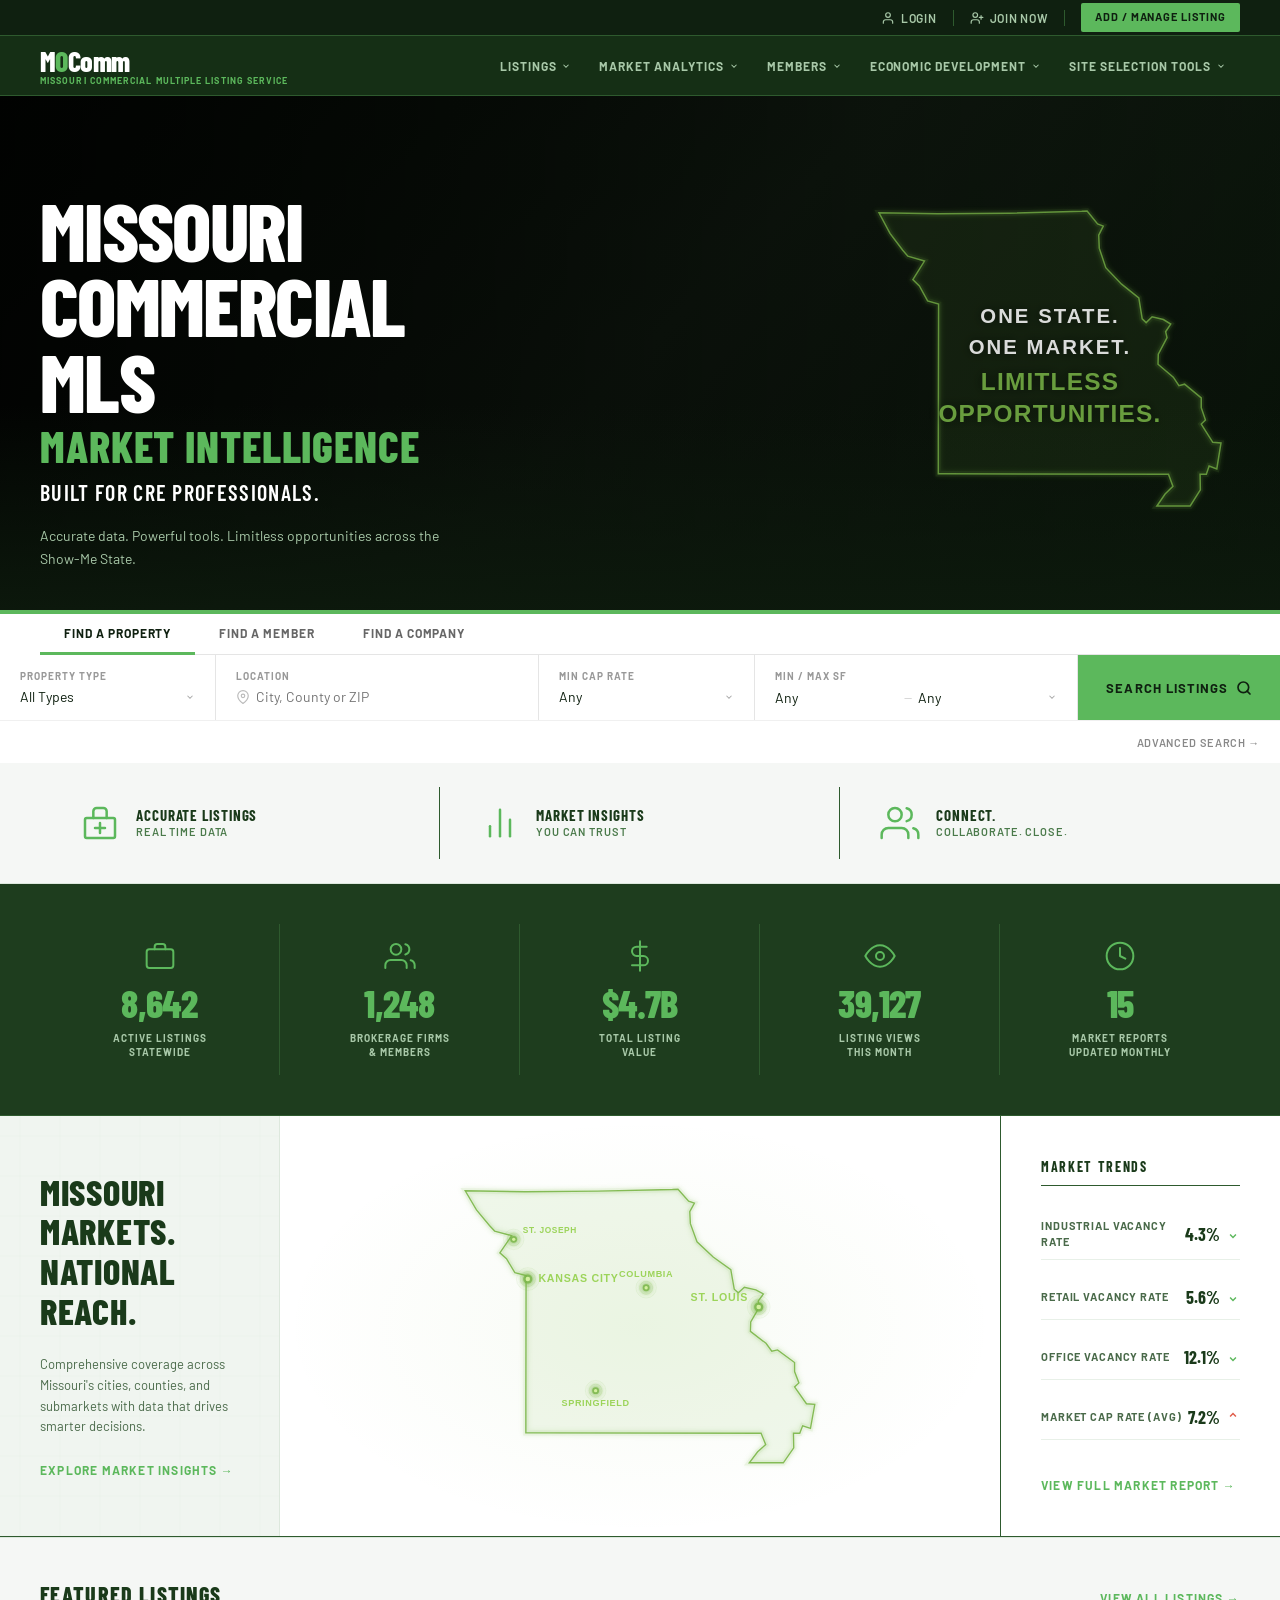
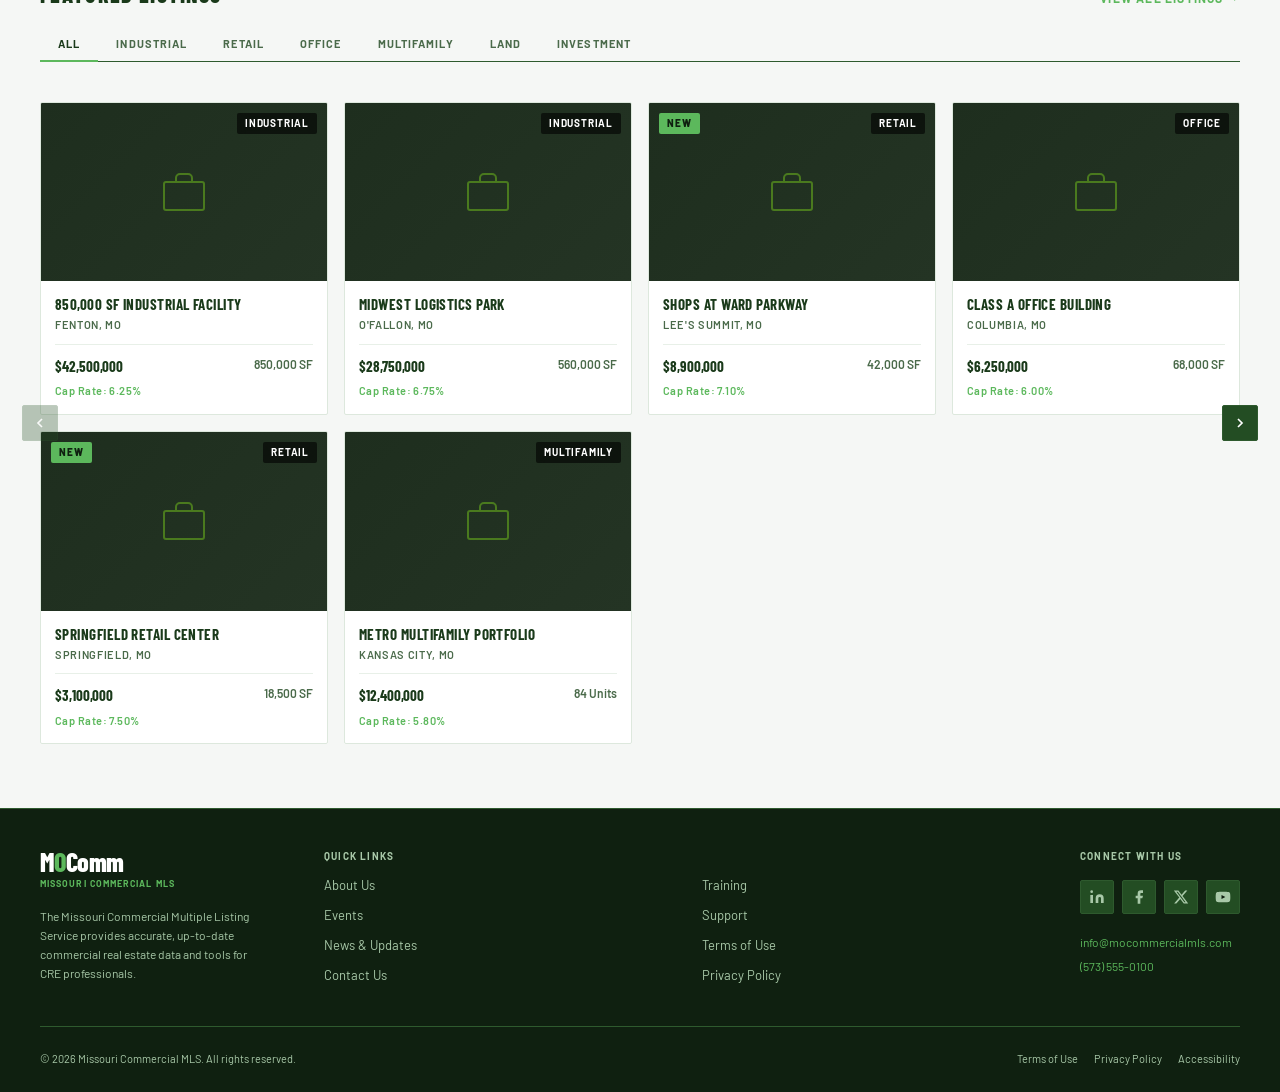
<file: index.html>
<!DOCTYPE html>
<html lang="en">
<head>
  <meta charset="UTF-8">
  <meta name="viewport" content="width=device-width, initial-scale=1.0">

  <!-- ── SEO & Social ─────────────────────────────────── -->
  <title>MOComm — Missouri Commercial MLS | Market Intelligence for CRE Professionals</title>
  <meta name="description" content="Missouri's premier commercial MLS. Accurate listings, market insights, and tools built for CRE professionals across the Show-Me State.">
  <meta name="theme-color" content="#0d1a0d">

  <!-- Open Graph -->
  <meta property="og:title" content="MOComm — Missouri Commercial MLS">
  <meta property="og:description" content="Accurate data. Powerful tools. Limitless opportunities across Missouri.">
  <meta property="og:type" content="website">
  <meta property="og:url" content="https://mocommercialmls.com">

  <!-- ── Fonts ────────────────────────────────────────── -->
  <link rel="preconnect" href="https://fonts.googleapis.com">
  <link rel="preconnect" href="https://fonts.gstatic.com" crossorigin>
  <link href="https://fonts.googleapis.com/css2?family=Barlow+Condensed:wght@600;700;800&family=Barlow:wght@400;500;600;700&display=swap" rel="stylesheet">

  <!-- ── Styles ────────────────────────────────────────── -->
  <!-- Load order matters: variables first, then components -->
  <link rel="stylesheet" href="css/variables.css">
  <link rel="stylesheet" href="css/nav.css">
  <link rel="stylesheet" href="css/hero.css">
  <link rel="stylesheet" href="css/sections.css">
  <link rel="stylesheet" href="css/listings.css">

  <!-- ── Favicon (replace with your own) ──────────────── -->
  <link rel="icon" type="image/svg+xml" href="data:image/svg+xml,<svg xmlns='http://www.w3.org/2000/svg' viewBox='0 0 32 32'><rect width='32' height='32' fill='%230d1a0d'/><text y='24' font-size='22' font-weight='900' fill='%237ab648' font-family='Impact,sans-serif'>M</text></svg>">
</head>

<body>

  <!--
    ════════════════════════════════════════════════════════
    COMPONENT: Navigation
    File: components/nav.html
    ════════════════════════════════════════════════════════
  -->
  <!-- @@include components/nav.html -->
  <!-- PASTE nav.html content here when using a static HTML workflow, -->
  <!-- or use your templating system (Nunjucks, Handlebars, PHP, etc.) -->

  <!-- BEGIN NAV INLINE -->
  <div class="topbar">
    <div class="container topbar__inner">
      <nav class="topbar__actions">
        <a href="/login" class="topbar__link">
          <svg xmlns="http://www.w3.org/2000/svg" viewBox="0 0 24 24" fill="none" stroke="currentColor" stroke-width="2" stroke-linecap="round" stroke-linejoin="round" width="14" height="14"><path d="M20 21v-2a4 4 0 0 0-4-4H8a4 4 0 0 0-4 4v2"/><circle cx="12" cy="7" r="4"/></svg>
          Login
        </a>
        <div class="topbar__divider"></div>
        <a href="/join" class="topbar__link">
          <svg xmlns="http://www.w3.org/2000/svg" viewBox="0 0 24 24" fill="none" stroke="currentColor" stroke-width="2" stroke-linecap="round" stroke-linejoin="round" width="14" height="14"><path d="M16 21v-2a4 4 0 0 0-4-4H6a4 4 0 0 0-4 4v2"/><circle cx="9" cy="7" r="4"/><line x1="19" y1="8" x2="19" y2="14"/><line x1="22" y1="11" x2="16" y2="11"/></svg>
          Join Now
        </a>
        <div class="topbar__divider"></div>
        <a href="/add-listing" class="topbar__link topbar__cta">Add / Manage Listing</a>
      </nav>
    </div>
  </div>
  <nav class="nav" id="main-nav" role="navigation" aria-label="Main navigation">
    <div class="container nav__inner">
      <a href="/" class="nav__logo" aria-label="MOComm Home">
        <span class="nav__logo-mark">M<span>O</span>Comm</span>
        <span class="nav__logo-sub">Missouri Commercial Multiple Listing Service</span>
      </a>
      <ul class="nav__menu" id="nav-menu" role="list">
        <li class="nav__item">
          <a href="/listings" class="nav__link">Listings <svg class="nav__chevron" xmlns="http://www.w3.org/2000/svg" viewBox="0 0 24 24" fill="none" stroke="currentColor" stroke-width="2.5"><polyline points="6 9 12 15 18 9"/></svg></a>
          <ul class="nav__dropdown" role="list">
            <li><a href="/listings/industrial" class="nav__dropdown-link">Industrial</a></li>
            <li><a href="/listings/retail" class="nav__dropdown-link">Retail</a></li>
            <li><a href="/listings/office" class="nav__dropdown-link">Office</a></li>
            <li><a href="/listings/multifamily" class="nav__dropdown-link">Multifamily</a></li>
            <li><a href="/listings/land" class="nav__dropdown-link">Land</a></li>
            <li><a href="/listings/investment" class="nav__dropdown-link">Investment</a></li>
            <li><a href="/listings/all" class="nav__dropdown-link">View All</a></li>
          </ul>
        </li>
        <li class="nav__item">
          <a href="/market-analytics" class="nav__link">Market Analytics <svg class="nav__chevron" xmlns="http://www.w3.org/2000/svg" viewBox="0 0 24 24" fill="none" stroke="currentColor" stroke-width="2.5"><polyline points="6 9 12 15 18 9"/></svg></a>
          <ul class="nav__dropdown" role="list">
            <li><a href="/market-analytics/reports" class="nav__dropdown-link">Market Reports</a></li>
            <li><a href="/market-analytics/vacancy-rates" class="nav__dropdown-link">Vacancy Rates</a></li>
            <li><a href="/market-analytics/trends" class="nav__dropdown-link">Market Trends</a></li>
          </ul>
        </li>
        <li class="nav__item">
          <a href="/members" class="nav__link">Members <svg class="nav__chevron" xmlns="http://www.w3.org/2000/svg" viewBox="0 0 24 24" fill="none" stroke="currentColor" stroke-width="2.5"><polyline points="6 9 12 15 18 9"/></svg></a>
          <ul class="nav__dropdown" role="list">
            <li><a href="/members/directory" class="nav__dropdown-link">Member Directory</a></li>
            <li><a href="/members/companies" class="nav__dropdown-link">Brokerage Firms</a></li>
            <li><a href="/members/join" class="nav__dropdown-link">Become a Member</a></li>
          </ul>
        </li>
        <li class="nav__item">
          <a href="/economic-development" class="nav__link">Economic Development <svg class="nav__chevron" xmlns="http://www.w3.org/2000/svg" viewBox="0 0 24 24" fill="none" stroke="currentColor" stroke-width="2.5"><polyline points="6 9 12 15 18 9"/></svg></a>
          <ul class="nav__dropdown" role="list">
            <li><a href="/economic-development/overview" class="nav__dropdown-link">Overview</a></li>
            <li><a href="/economic-development/incentives" class="nav__dropdown-link">Incentives</a></li>
          </ul>
        </li>
        <li class="nav__item">
          <a href="/site-selection" class="nav__link">Site Selection Tools <svg class="nav__chevron" xmlns="http://www.w3.org/2000/svg" viewBox="0 0 24 24" fill="none" stroke="currentColor" stroke-width="2.5"><polyline points="6 9 12 15 18 9"/></svg></a>
          <ul class="nav__dropdown" role="list">
            <li><a href="/site-selection/demographics" class="nav__dropdown-link">Demographics</a></li>
            <li><a href="/site-selection/traffic" class="nav__dropdown-link">Traffic Counts</a></li>
            <li><a href="/site-selection/zoning" class="nav__dropdown-link">Zoning Maps</a></li>
          </ul>
        </li>
      </ul>
      <button class="nav__hamburger" id="nav-hamburger" aria-label="Toggle navigation" aria-expanded="false" aria-controls="nav-menu">
        <span></span><span></span><span></span>
      </button>
    </div>
  </nav>
  <!-- END NAV INLINE -->

  <main id="main-content">

    <!--
      ════════════════════════════════════════════════════════
      COMPONENT: Hero + Search Bar
      File: components/hero.html
      ════════════════════════════════════════════════════════
    -->
    <section class="hero" aria-label="Missouri Commercial MLS">
      <div class="hero__bg" style="background-image: linear-gradient(135deg, #060f06 0%, #152215 50%, #0a180a 100%);"></div>
      <div class="hero__content">
        <div class="container">
          <div class="hero__inner">
            <div class="hero__text">
              <h1 class="hero__headline">Missouri<br>Commercial<br>MLS</h1>
              <p class="hero__subhead">Market Intelligence</p>
              <p class="hero__tagline">Built for CRE Professionals.</p>
              <p class="hero__body">Accurate data. Powerful tools. Limitless opportunities across the Show-Me State.</p>
            </div>
            <div class="hero__callout">
              <img src="assets/missouri-hero.svg" alt="Missouri" class="hero__state-outline">
            </div>
          </div>
        </div>
      </div>
    </section>

    <!-- Search Bar -->
    <div class="search-bar" role="search">
      <div class="container">
        <div class="search-bar__tabs" role="tablist">
          <button class="search-bar__tab search-bar__tab--active" role="tab" aria-selected="true" data-tab="property">Find a Property</button>
          <button class="search-bar__tab" role="tab" aria-selected="false" data-tab="member">Find a Member</button>
          <button class="search-bar__tab" role="tab" aria-selected="false" data-tab="company">Find a Company</button>
        </div>
      </div>
      <div class="search-panel search-panel--active" id="panel-property" role="tabpanel">
        <div class="search-bar__fields">
          <div class="search-bar__field">
            <label class="search-bar__label" for="prop-type">Property Type</label>
            <div class="search-bar__input-wrap">
              <select id="prop-type" name="propertyType">
                <option value="">All Types</option>
                <option value="industrial">Industrial</option>
                <option value="retail">Retail</option>
                <option value="office">Office</option>
                <option value="multifamily">Multifamily</option>
                <option value="land">Land</option>
                <option value="investment">Investment</option>
              </select>
              <svg class="search-bar__chevron" xmlns="http://www.w3.org/2000/svg" viewBox="0 0 24 24" fill="none" stroke="currentColor" stroke-width="2.5"><polyline points="6 9 12 15 18 9"/></svg>
            </div>
          </div>
          <div class="search-bar__field">
            <label class="search-bar__label" for="prop-location">Location</label>
            <div class="search-bar__input-wrap">
              <svg class="search-bar__icon" xmlns="http://www.w3.org/2000/svg" viewBox="0 0 24 24" fill="none" stroke="currentColor" stroke-width="2"><path d="M21 10c0 7-9 13-9 13s-9-6-9-13a9 9 0 0 1 18 0z"/><circle cx="12" cy="10" r="3"/></svg>
              <input type="text" id="prop-location" placeholder="City, County or ZIP">
            </div>
          </div>
          <div class="search-bar__field">
            <label class="search-bar__label" for="prop-cap-rate">Min Cap Rate</label>
            <div class="search-bar__input-wrap">
              <select id="prop-cap-rate">
                <option value="">Any</option>
                <option value="4">4%+</option>
                <option value="5">5%+</option>
                <option value="6">6%+</option>
                <option value="7">7%+</option>
                <option value="8">8%+</option>
              </select>
              <svg class="search-bar__chevron" xmlns="http://www.w3.org/2000/svg" viewBox="0 0 24 24" fill="none" stroke="currentColor" stroke-width="2.5"><polyline points="6 9 12 15 18 9"/></svg>
            </div>
          </div>
          <div class="search-bar__field">
            <label class="search-bar__label" for="prop-sf-min">Min / Max SF</label>
            <div class="search-bar__input-wrap">
              <select id="prop-sf-min">
                <option value="">Any</option>
                <option value="1000">1,000+</option>
                <option value="5000">5,000+</option>
                <option value="10000">10,000+</option>
                <option value="50000">50,000+</option>
              </select>
              <span style="color:#ccc;font-size:12px">—</span>
              <select>
                <option value="">Any</option>
                <option value="5000">5,000</option>
                <option value="25000">25,000</option>
                <option value="100000">100,000</option>
                <option value="500000">500,000</option>
              </select>
              <svg class="search-bar__chevron" xmlns="http://www.w3.org/2000/svg" viewBox="0 0 24 24" fill="none" stroke="currentColor" stroke-width="2.5"><polyline points="6 9 12 15 18 9"/></svg>
            </div>
          </div>
          <button class="search-bar__submit" type="button" onclick="handlePropertySearch()">
            Search Listings
            <svg xmlns="http://www.w3.org/2000/svg" viewBox="0 0 24 24" fill="none" stroke="currentColor" stroke-width="2.5" stroke-linecap="round" stroke-linejoin="round"><circle cx="11" cy="11" r="8"/><line x1="21" y1="21" x2="16.65" y2="16.65"/></svg>
          </button>
        </div>
        <div class="container search-bar__advanced"><a href="/listings/search/advanced">Advanced Search →</a></div>
      </div>
      <div class="search-panel" id="panel-member" role="tabpanel">
        <div class="search-bar__fields" style="grid-template-columns:1fr 1fr auto;">
          <div class="search-bar__field"><label class="search-bar__label" for="member-name">Member Name</label><div class="search-bar__input-wrap"><input type="text" id="member-name" placeholder="First or last name"></div></div>
          <div class="search-bar__field"><label class="search-bar__label" for="member-location">Location</label><div class="search-bar__input-wrap"><input type="text" id="member-location" placeholder="City or ZIP"></div></div>
          <button class="search-bar__submit" type="button" onclick="handleMemberSearch()">Find Members <svg xmlns="http://www.w3.org/2000/svg" viewBox="0 0 24 24" fill="none" stroke="currentColor" stroke-width="2.5" stroke-linecap="round" stroke-linejoin="round"><circle cx="11" cy="11" r="8"/><line x1="21" y1="21" x2="16.65" y2="16.65"/></svg></button>
        </div>
      </div>
      <div class="search-panel" id="panel-company" role="tabpanel">
        <div class="search-bar__fields" style="grid-template-columns:1fr 1fr auto;">
          <div class="search-bar__field"><label class="search-bar__label" for="company-name">Company Name</label><div class="search-bar__input-wrap"><input type="text" id="company-name" placeholder="Brokerage or firm name"></div></div>
          <div class="search-bar__field"><label class="search-bar__label" for="company-location">Location</label><div class="search-bar__input-wrap"><input type="text" id="company-location" placeholder="City or ZIP"></div></div>
          <button class="search-bar__submit" type="button" onclick="handleCompanySearch()">Find Companies <svg xmlns="http://www.w3.org/2000/svg" viewBox="0 0 24 24" fill="none" stroke="currentColor" stroke-width="2.5" stroke-linecap="round" stroke-linejoin="round"><circle cx="11" cy="11" r="8"/><line x1="21" y1="21" x2="16.65" y2="16.65"/></svg></button>
        </div>
      </div>
    </div>

    <!--
      ════════════════════════════════════════════════════════
      COMPONENT: Feature Strip + Stats + Market Map
      File: components/stats-market.html
      ════════════════════════════════════════════════════════
    -->

    <!-- Feature Strip -->
    <section class="feature-strip">
      <div class="container">
        <div class="feature-strip__inner">
          <div class="feature-strip__item">
            <svg class="feature-strip__icon" xmlns="http://www.w3.org/2000/svg" viewBox="0 0 24 24" fill="none" stroke="currentColor" stroke-width="1.5" stroke-linecap="round" stroke-linejoin="round"><rect x="3" y="9" width="18" height="12" rx="1"/><path d="M8 9V5a2 2 0 0 1 2-2h4a2 2 0 0 1 2 2v4"/><line x1="12" y1="12" x2="12" y2="18"/><line x1="9" y1="15" x2="15" y2="15"/></svg>
            <div class="feature-strip__text"><div class="feature-strip__title">Accurate Listings</div><div class="feature-strip__sub">Real Time Data</div></div>
          </div>
          <div class="feature-strip__item">
            <svg class="feature-strip__icon" xmlns="http://www.w3.org/2000/svg" viewBox="0 0 24 24" fill="none" stroke="currentColor" stroke-width="1.5" stroke-linecap="round" stroke-linejoin="round"><line x1="18" y1="20" x2="18" y2="10"/><line x1="12" y1="20" x2="12" y2="4"/><line x1="6" y1="20" x2="6" y2="14"/></svg>
            <div class="feature-strip__text"><div class="feature-strip__title">Market Insights</div><div class="feature-strip__sub">You Can Trust</div></div>
          </div>
          <div class="feature-strip__item">
            <svg class="feature-strip__icon" xmlns="http://www.w3.org/2000/svg" viewBox="0 0 24 24" fill="none" stroke="currentColor" stroke-width="1.5" stroke-linecap="round" stroke-linejoin="round"><path d="M17 21v-2a4 4 0 0 0-4-4H5a4 4 0 0 0-4 4v2"/><circle cx="9" cy="7" r="4"/><path d="M23 21v-2a4 4 0 0 0-3-3.87"/><path d="M16 3.13a4 4 0 0 1 0 7.75"/></svg>
            <div class="feature-strip__text"><div class="feature-strip__title">Connect.</div><div class="feature-strip__sub">Collaborate. Close.</div></div>
          </div>
        </div>
      </div>
    </section>

    <!-- Stats Bar -->
    <section class="stats-bar">
      <div class="container">
        <div class="stats-bar__inner">
          <div class="stat-item"><svg class="stat-item__icon" xmlns="http://www.w3.org/2000/svg" viewBox="0 0 24 24" fill="none" stroke="currentColor" stroke-width="1.5" stroke-linecap="round" stroke-linejoin="round"><rect x="2" y="7" width="20" height="14" rx="2"/><path d="M16 7V5a2 2 0 0 0-2-2h-4a2 2 0 0 0-2 2v2"/></svg><span class="stat-item__number" data-key="activeListings">8,642</span><span class="stat-item__label">Active Listings<br>Statewide</span></div>
          <div class="stat-item"><svg class="stat-item__icon" xmlns="http://www.w3.org/2000/svg" viewBox="0 0 24 24" fill="none" stroke="currentColor" stroke-width="1.5" stroke-linecap="round" stroke-linejoin="round"><path d="M17 21v-2a4 4 0 0 0-4-4H5a4 4 0 0 0-4 4v2"/><circle cx="9" cy="7" r="4"/><path d="M23 21v-2a4 4 0 0 0-3-3.87"/><path d="M16 3.13a4 4 0 0 1 0 7.75"/></svg><span class="stat-item__number" data-key="members">1,248</span><span class="stat-item__label">Brokerage Firms<br>&amp; Members</span></div>
          <div class="stat-item"><svg class="stat-item__icon" xmlns="http://www.w3.org/2000/svg" viewBox="0 0 24 24" fill="none" stroke="currentColor" stroke-width="1.5" stroke-linecap="round" stroke-linejoin="round"><line x1="12" y1="1" x2="12" y2="23"/><path d="M17 5H9.5a3.5 3.5 0 0 0 0 7h5a3.5 3.5 0 0 1 0 7H6"/></svg><span class="stat-item__number" data-key="listingValue">$4.7B</span><span class="stat-item__label">Total Listing<br>Value</span></div>
          <div class="stat-item"><svg class="stat-item__icon" xmlns="http://www.w3.org/2000/svg" viewBox="0 0 24 24" fill="none" stroke="currentColor" stroke-width="1.5" stroke-linecap="round" stroke-linejoin="round"><path d="M1 12s4-8 11-8 11 8 11 8-4 8-11 8-11-8-11-8z"/><circle cx="12" cy="12" r="3"/></svg><span class="stat-item__number" data-key="listingViews">39,127</span><span class="stat-item__label">Listing Views<br>This Month</span></div>
          <div class="stat-item"><svg class="stat-item__icon" xmlns="http://www.w3.org/2000/svg" viewBox="0 0 24 24" fill="none" stroke="currentColor" stroke-width="1.5" stroke-linecap="round" stroke-linejoin="round"><circle cx="12" cy="12" r="10"/><polyline points="12 6 12 12 16 14"/></svg><span class="stat-item__number" data-key="marketReports">15</span><span class="stat-item__label">Market Reports<br>Updated Monthly</span></div>
        </div>
      </div>
    </section>

    <!-- Market Map -->
    <section class="market-section">
      <div class="market-copy">
        <h2 class="market-copy__headline">Missouri Markets.<br>National Reach.</h2>
        <p class="market-copy__body">Comprehensive coverage across Missouri's cities, counties, and submarkets with data that drives smarter decisions.</p>
        <a href="/market-analytics" class="arrow-link">Explore Market Insights →</a>
      </div>
      <div class="market-map">
        <img src="assets/missouri-map.svg" alt="Missouri Market coverarge map" class="market-map__svg"/>
      </div>
      <div class="market-trends">
        <h3 class="market-trends__title">Market Trends</h3>
        <div class="trend-row"><span class="trend-row__label">Industrial Vacancy Rate</span><span class="trend-row__value">4.3% <svg class="trend-row__arrow trend-row__arrow--down" xmlns="http://www.w3.org/2000/svg" viewBox="0 0 24 24" fill="none" stroke="currentColor" stroke-width="2.5"><polyline points="7 13 12 18 17 13"/></svg></span></div>
        <div class="trend-row"><span class="trend-row__label">Retail Vacancy Rate</span><span class="trend-row__value">5.6% <svg class="trend-row__arrow trend-row__arrow--down" xmlns="http://www.w3.org/2000/svg" viewBox="0 0 24 24" fill="none" stroke="currentColor" stroke-width="2.5"><polyline points="7 13 12 18 17 13"/></svg></span></div>
        <div class="trend-row"><span class="trend-row__label">Office Vacancy Rate</span><span class="trend-row__value">12.1% <svg class="trend-row__arrow trend-row__arrow--down" xmlns="http://www.w3.org/2000/svg" viewBox="0 0 24 24" fill="none" stroke="currentColor" stroke-width="2.5"><polyline points="7 13 12 18 17 13"/></svg></span></div>
        <div class="trend-row"><span class="trend-row__label">Market Cap Rate (Avg)</span><span class="trend-row__value">7.2% <svg class="trend-row__arrow trend-row__arrow--up" xmlns="http://www.w3.org/2000/svg" viewBox="0 0 24 24" fill="none" stroke="currentColor" stroke-width="2.5"><polyline points="17 11 12 6 7 11"/></svg></span></div>
        <div class="market-trends__cta"><a href="/market-analytics/reports" class="arrow-link">View Full Market Report →</a></div>
      </div>
    </section>

    <!--
      ════════════════════════════════════════════════════════
      COMPONENT: Featured Listings (API-driven)
      File: components/listings.html
      API config: js/listings.js → LISTINGS_API_ENDPOINT
      ════════════════════════════════════════════════════════
    -->
    <section class="listings-section">
      <div class="container">
        <div class="listings-section__header">
          <h2 class="listings-section__title">Featured Listings</h2>
          <a href="/listings/all" class="arrow-link">View All Listings →</a>
        </div>
        <div class="listings-tabs" role="tablist" id="listings-tabs">
          <button class="listings-tab listings-tab--active" role="tab" aria-selected="true"  data-type="all">All</button>
          <button class="listings-tab" role="tab" aria-selected="false" data-type="industrial">Industrial</button>
          <button class="listings-tab" role="tab" aria-selected="false" data-type="retail">Retail</button>
          <button class="listings-tab" role="tab" aria-selected="false" data-type="office">Office</button>
          <button class="listings-tab" role="tab" aria-selected="false" data-type="multifamily">Multifamily</button>
          <button class="listings-tab" role="tab" aria-selected="false" data-type="land">Land</button>
          <button class="listings-tab" role="tab" aria-selected="false" data-type="investment">Investment</button>
        </div>
        <div class="listings-carousel">
          <button class="listings-carousel__btn listings-carousel__btn--prev" id="carousel-prev" aria-label="Previous">
            <svg xmlns="http://www.w3.org/2000/svg" viewBox="0 0 24 24" fill="none" stroke="currentColor" stroke-width="2.5"><polyline points="15 18 9 12 15 6"/></svg>
          </button>
          <div class="listings-carousel__track-wrap">
            <div class="listings-carousel__track" id="listings-track">
              <div class="listings-loading"><div class="listings-loading__spinner"></div>Loading Listings...</div>
            </div>
          </div>
          <button class="listings-carousel__btn listings-carousel__btn--next" id="carousel-next" aria-label="Next">
            <svg xmlns="http://www.w3.org/2000/svg" viewBox="0 0 24 24" fill="none" stroke="currentColor" stroke-width="2.5"><polyline points="9 18 15 12 9 6"/></svg>
          </button>
        </div>
      </div>
    </section>

  </main>

  <!--
    ════════════════════════════════════════════════════════
    COMPONENT: Footer
    File: components/footer.html
    ════════════════════════════════════════════════════════
  -->
  <footer class="footer">
    <div class="container">
      <div class="footer__inner">
        <div class="footer__brand">
          <div class="footer__logo-mark">M<span>O</span>Comm</div>
          <div class="footer__logo-sub">Missouri Commercial MLS</div>
          <p class="footer__brand-desc">The Missouri Commercial Multiple Listing Service provides accurate, up-to-date commercial real estate data and tools for CRE professionals.</p>
        </div>
        <div class="footer__links">
          <div class="footer__link-group">
            <div class="footer__link-title">Quick Links</div>
            <ul class="footer__link-list">
              <li><a href="/about" class="footer__link">About Us</a></li>
              <li><a href="/events" class="footer__link">Events</a></li>
              <li><a href="/news" class="footer__link">News &amp; Updates</a></li>
              <li><a href="/contact" class="footer__link">Contact Us</a></li>
            </ul>
          </div>
          <div class="footer__link-group">
            <div class="footer__link-title">&nbsp;</div>
            <ul class="footer__link-list">
              <li><a href="/training" class="footer__link">Training</a></li>
              <li><a href="/support" class="footer__link">Support</a></li>
              <li><a href="/terms" class="footer__link">Terms of Use</a></li>
              <li><a href="/privacy" class="footer__link">Privacy Policy</a></li>
            </ul>
          </div>
        </div>
        <div class="footer__contact">
          <div class="footer__contact-title">Connect With Us</div>
          <div class="footer__social">
            <a href="#" class="footer__social-link" aria-label="LinkedIn"><svg xmlns="http://www.w3.org/2000/svg" viewBox="0 0 24 24" fill="currentColor"><path d="M16 8a6 6 0 0 1 6 6v7h-4v-7a2 2 0 0 0-2-2 2 2 0 0 0-2 2v7h-4v-7a6 6 0 0 1 6-6z"/><rect x="2" y="9" width="4" height="12"/><circle cx="4" cy="4" r="2"/></svg></a>
            <a href="#" class="footer__social-link" aria-label="Facebook"><svg xmlns="http://www.w3.org/2000/svg" viewBox="0 0 24 24" fill="currentColor"><path d="M18 2h-3a5 5 0 0 0-5 5v3H7v4h3v8h4v-8h3l1-4h-4V7a1 1 0 0 1 1-1h3z"/></svg></a>
            <a href="#" class="footer__social-link" aria-label="X"><svg xmlns="http://www.w3.org/2000/svg" viewBox="0 0 24 24" fill="currentColor"><path d="M18.244 2.25h3.308l-7.227 8.26 8.502 11.24H16.17l-5.214-6.817L4.99 21.75H1.68l7.73-8.835L1.254 2.25H8.08l4.713 6.231zm-1.161 17.52h1.833L7.084 4.126H5.117z"/></svg></a>
            <a href="#" class="footer__social-link" aria-label="YouTube"><svg xmlns="http://www.w3.org/2000/svg" viewBox="0 0 24 24" fill="currentColor"><path d="M22.54 6.42a2.78 2.78 0 0 0-1.95-1.96C18.88 4 12 4 12 4s-6.88 0-8.59.46a2.78 2.78 0 0 0-1.95 1.96A29 29 0 0 0 1 12a29 29 0 0 0 .46 5.58A2.78 2.78 0 0 0 3.41 19.6C5.12 20 12 20 12 20s6.88 0 8.59-.4a2.78 2.78 0 0 0 1.95-1.95A29 29 0 0 0 23 12a29 29 0 0 0-.46-5.58z"/><polygon points="9.75 15.02 15.5 12 9.75 8.98 9.75 15.02" fill="#0d1a0d"/></svg></a>
          </div>
          <div class="footer__contact-info">
            <a href="mailto:info@mocommercialmls.com">info@mocommercialmls.com</a><br>
            <a href="tel:+15735550100">(573) 555-0100</a>
          </div>
        </div>
      </div>
      <div class="footer__bottom">
        <p class="footer__copyright">&copy; <span id="footer-year"></span> Missouri Commercial MLS. All rights reserved.</p>
        <nav class="footer__legal-links">
          <a href="/terms" class="footer__legal-link">Terms of Use</a>
          <a href="/privacy" class="footer__legal-link">Privacy Policy</a>
          <a href="/accessibility" class="footer__legal-link">Accessibility</a>
        </nav>
      </div>
    </div>
  </footer>

  <!-- ── Scripts (deferred, order matters) ────────────── -->
  <script src="js/nav.js" defer></script>
  <script src="js/search.js" defer></script>
  <script src="js/listings.js" defer></script>
  <script>document.getElementById('footer-year').textContent = new Date().getFullYear();</script>

</body>
</html>
</file>
<file: css/variables.css>
/* ============================================
   MOComm Design System — Variables & Base
   ============================================ */

:root {
  /* Brand Colors */
  --color-primary: #1e3d1e;         /* Forest green (was near-black) */
  --color-secondary: #163016;       /* Deep green page background */
  --color-accent: #5cb85c;          /* Brighter, more saturated green */
  --color-accent-bright: #6fcf6f;   /* Hover green */
  --color-accent-muted: #3a8a3a;    /* Darker accent */
  --color-text: #ffffff;            /* Pure white (was off-white) */
  --color-text-muted: #a8c8a8;      /* Light green-tinted grey */
  --color-text-dark: #0f2010;       /* Dark text on light bg */
  --color-white: #ffffff;
  --color-surface: #234d23;         /* Card/panel bg */
  --color-surface-light: #2d5e2d;   /* Slightly lighter surface */
  --color-border: #2e5a2e;
  --color-border-light: rgba(92, 184, 92, 0.25);
  --color-light-bg: #f5f7f5;
  --color-light-surface: #ffffff;

  /* Typography */
  --font-display: 'Barlow Condensed', 'Impact', sans-serif;
  --font-body: 'Barlow', 'Helvetica Neue', sans-serif;
  --font-mono: 'JetBrains Mono', 'Courier New', monospace;

  /* Spacing Scale */
  --space-xs: 4px;
  --space-sm: 8px;
  --space-md: 16px;
  --space-lg: 24px;
  --space-xl: 40px;
  --space-2xl: 64px;
  --space-3xl: 96px;

  /* Layout */
  --max-width: 1280px;
  --nav-height: 60px;
  --topbar-height: 36px;

  /* Borders & Radius */
  --radius-sm: 2px;
  --radius-md: 4px;
  --radius-lg: 8px;

  /* Shadows */
  --shadow-card: 0 4px 20px rgba(0,0,0,0.4);
  --shadow-glow: 0 0 20px rgba(92, 184, 92, 0.15);

  /* Transitions */
  --transition-fast: 150ms ease;
  --transition-base: 250ms ease;
  --transition-slow: 400ms ease;
}

/* ============================================
   Base Reset & Global Styles
   ============================================ */

*, *::before, *::after {
  box-sizing: border-box;
  margin: 0;
  padding: 0;
}

html {
  scroll-behavior: smooth;
  font-size: 16px;
}

body {
  font-family: var(--font-body);
  background: var(--color-secondary);
  color: var(--color-text);
  line-height: 1.5;
  -webkit-font-smoothing: antialiased;
}

a {
  color: inherit;
  text-decoration: none;
}

img {
  max-width: 100%;
  display: block;
}

ul, ol {
  list-style: none;
}

button {
  cursor: pointer;
  font-family: var(--font-body);
}

/* ============================================
   Utility Classes
   ============================================ */

.container {
  max-width: var(--max-width);
  margin: 0 auto;
  padding: 0 var(--space-xl);
}

.container--narrow {
  max-width: 960px;
  margin: 0 auto;
  padding: 0 var(--space-xl);
}

.accent { color: var(--color-accent); }
.text-muted { color: var(--color-text-muted); }
.text-upper { text-transform: uppercase; letter-spacing: 0.08em; }
.font-display { font-family: var(--font-display); }

.btn {
  display: inline-flex;
  align-items: center;
  gap: var(--space-sm);
  padding: 10px 20px;
  font-family: var(--font-body);
  font-weight: 600;
  font-size: 13px;
  letter-spacing: 0.06em;
  text-transform: uppercase;
  border: none;
  border-radius: var(--radius-sm);
  transition: all var(--transition-base);
  white-space: nowrap;
}

.btn--primary {
  background: var(--color-accent);
  color: var(--color-text-dark);
}
.btn--primary:hover {
  background: var(--color-accent-bright);
  transform: translateY(-1px);
  box-shadow: 0 4px 12px rgba(92, 184, 92, 0.3);
}

.btn--outline {
  background: transparent;
  color: var(--color-text);
  border: 1px solid var(--color-border);
}
.btn--outline:hover {
  border-color: var(--color-accent);
  color: var(--color-accent);
}

.btn--ghost {
  background: transparent;
  color: var(--color-accent);
  padding: 0;
  font-size: 13px;
}
.btn--ghost:hover {
  color: var(--color-accent-bright);
  gap: 10px;
}

.divider {
  border: none;
  border-top: 1px solid var(--color-border);
}

/* Section label */
.section-eyebrow {
  font-size: 11px;
  font-weight: 700;
  letter-spacing: 0.14em;
  text-transform: uppercase;
  color: var(--color-accent);
  margin-bottom: var(--space-sm);
}

.arrow-link {
  display: inline-flex;
  align-items: center;
  gap: 6px;
  font-size: 12px;
  font-weight: 700;
  letter-spacing: 0.1em;
  text-transform: uppercase;
  color: var(--color-accent);
  transition: gap var(--transition-fast), color var(--transition-fast);
}
.arrow-link:hover {
  gap: 10px;
  color: var(--color-accent-bright);
}

/* Responsive helpers */
@media (max-width: 768px) {
  .container { padding: 0 var(--space-md); }
  .hide-mobile { display: none !important; }
}
@media (min-width: 769px) {
  .hide-desktop { display: none !important; }
}
</file>
<file: css/nav.css>
/* ============================================
   Navigation — Top Bar + Main Nav
   ============================================ */

/* Top utility bar */
.topbar {
  background: #0f2010;
  border-bottom: 1px solid var(--color-border);
  height: var(--topbar-height);
  display: flex;
  align-items: center;
}

.topbar__inner {
  display: flex;
  align-items: center;
  justify-content: flex-end;
  gap: var(--space-md);
  width: 100%;
}

.topbar__actions {
  display: flex;
  align-items: center;
  gap: var(--space-md);
}

.topbar__link {
  display: flex;
  align-items: center;
  gap: 6px;
  font-size: 12px;
  font-weight: 600;
  letter-spacing: 0.06em;
  text-transform: uppercase;
  color: var(--color-text-muted);
  transition: color var(--transition-fast);
}
.topbar__link:hover { color: var(--color-text); }
.topbar__link svg { width: 14px; height: 14px; }

.topbar__cta {
  background: var(--color-accent);
  color: var(--color-text-dark) !important;
  padding: 6px 14px;
  border-radius: var(--radius-sm);
  font-size: 11px;
  font-weight: 700;
  letter-spacing: 0.08em;
  text-transform: uppercase;
  transition: background var(--transition-fast);
}
.topbar__cta:hover { background: var(--color-accent-bright); }

.topbar__divider {
  width: 1px;
  height: 16px;
  background: var(--color-border);
}

/* Main navigation */
.nav {
  background: rgba(22, 48, 22, 0.97);
  backdrop-filter: blur(12px);
  border-bottom: 1px solid var(--color-border);
  height: var(--nav-height);
  display: flex;
  align-items: center;
  position: sticky;
  top: 0;
  z-index: 1000;
}

.nav__inner {
  display: flex;
  align-items: center;
  justify-content: space-between;
  width: 100%;
}

/* Logo */
.nav__logo {
  display: flex;
  flex-direction: column;
  gap: 0;
  line-height: 1;
}

.nav__logo-mark {
  font-family: var(--font-display);
  font-size: 28px;
  font-weight: 800;
  color: var(--color-white);
  letter-spacing: -0.02em;
  line-height: 1;
}

.nav__logo-mark span {
  color: var(--color-accent);
}

.nav__logo-sub {
  font-size: 9px;
  font-weight: 700;
  letter-spacing: 0.12em;
  text-transform: uppercase;
  color: var(--color-accent);
  margin-top: 1px;
}

/* Nav menu */
.nav__menu {
  display: flex;
  align-items: center;
  gap: 0;
  height: var(--nav-height);
}

.nav__item {
  position: relative;
  height: 100%;
  display: flex;
  align-items: center;
}

.nav__link {
  display: flex;
  align-items: center;
  gap: 5px;
  padding: 0 14px;
  height: 100%;
  font-size: 12px;
  font-weight: 700;
  letter-spacing: 0.08em;
  text-transform: uppercase;
  color: var(--color-text-muted);
  transition: color var(--transition-fast);
  white-space: nowrap;
}

.nav__link:hover,
.nav__item:hover .nav__link {
  color: var(--color-text);
}

.nav__link--active {
  color: var(--color-accent) !important;
}

.nav__chevron {
  width: 10px;
  height: 10px;
  transition: transform var(--transition-fast);
}

.nav__item:hover .nav__chevron {
  transform: rotate(180deg);
}

/* Dropdown */
.nav__dropdown {
  position: absolute;
  top: 100%;
  left: 0;
  min-width: 200px;
  background: var(--color-primary);
  border: 1px solid var(--color-border);
  border-top: 2px solid var(--color-accent);
  padding: var(--space-sm) 0;
  opacity: 0;
  visibility: hidden;
  transform: translateY(-4px);
  transition: all var(--transition-base);
  z-index: 100;
}

.nav__item:hover .nav__dropdown {
  opacity: 1;
  visibility: visible;
  transform: translateY(0);
}

.nav__dropdown-link {
  display: block;
  padding: 9px 16px;
  font-size: 12px;
  font-weight: 600;
  letter-spacing: 0.04em;
  text-transform: uppercase;
  color: var(--color-text-muted);
  transition: all var(--transition-fast);
}

.nav__dropdown-link:hover {
  color: var(--color-accent);
  background: rgba(122, 182, 72, 0.06);
  padding-left: 20px;
}

/* Mobile hamburger */
.nav__hamburger {
  display: none;
  flex-direction: column;
  gap: 5px;
  padding: 8px;
  background: none;
  border: none;
  cursor: pointer;
}

.nav__hamburger span {
  display: block;
  width: 22px;
  height: 2px;
  background: var(--color-text);
  transition: all var(--transition-base);
}

/* Mobile nav */
@media (max-width: 1024px) {
  .nav__menu { display: none; }
  .nav__hamburger { display: flex; }

  .nav__menu--open {
    display: flex;
    flex-direction: column;
    position: fixed;
    top: calc(var(--topbar-height) + var(--nav-height));
    left: 0;
    right: 0;
    background: var(--color-primary);
    border-bottom: 1px solid var(--color-border);
    padding: var(--space-md) 0;
    height: auto;
  }

  .nav__item {
    height: auto;
    flex-direction: column;
    align-items: flex-start;
  }

  .nav__link {
    height: auto;
    padding: 12px var(--space-xl);
    width: 100%;
  }

  .nav__dropdown {
    position: static;
    opacity: 1;
    visibility: visible;
    transform: none;
    border: none;
    border-top: none;
    border-left: 2px solid var(--color-accent);
    margin-left: var(--space-xl);
    padding: 0;
    background: transparent;
  }
}
</file>
<file: css/hero.css>
/* ============================================
   Hero Section
   ============================================ */

.hero {
  position: relative;
  min-height: 480px;
  display: flex;
  flex-direction: column;
  justify-content: flex-end;
  overflow: hidden;
  background: var(--color-secondary);
}

/* Background image layer */
.hero__bg {
  position: absolute;
  inset: 0;
  background-image: var(--hero-image, none);
  background-size: cover;
  background-position: center 40%;
  z-index: 0;
}

/* Gradient overlays */
.hero__bg::before {
  content: '';
  position: absolute;
  inset: 0;
  background: linear-gradient(
    to right,
    rgba(0, 0, 0, 0.85) 0%,
    rgba(0, 0, 0, 0.55) 50%,
    rgba(0, 0, 0, 0.3) 100%
  );
  z-index: 1;
}

.hero__bg::after {
  content: '';
  position: absolute;
  bottom: 0;
  left: 0;
  right: 0;
  height: 40%;
  background: linear-gradient(to top, rgba(13, 26, 13, 0.9), transparent);
  z-index: 2;
}

/* Hero content */
.hero__content {
  position: relative;
  z-index: 10;
  padding: var(--space-3xl) 0 var(--space-xl);
}

.hero__inner {
  display: grid;
  grid-template-columns: 1fr auto;
  align-items: start;
  gap: var(--space-xl);
}

.hero__text {
  max-width: 600px;
}

.hero__headline {
  font-family: var(--font-display);
  font-size: clamp(52px, 7vw, 82px);
  font-weight: 800;
  line-height: 0.92;
  letter-spacing: -0.02em;
  text-transform: uppercase;
  color: var(--color-white);
  margin-bottom: 6px;
}

.hero__subhead {
  font-family: var(--font-display);
  font-size: clamp(28px, 4vw, 44px);
  font-weight: 800;
  letter-spacing: 0.02em;
  text-transform: uppercase;
  color: var(--color-accent);
  line-height: 1;
  margin-bottom: var(--space-sm);
}

.hero__tagline {
  font-family: var(--font-display);
  font-size: clamp(16px, 2vw, 22px);
  font-weight: 600;
  letter-spacing: 0.06em;
  text-transform: uppercase;
  color: var(--color-text);
  margin-bottom: var(--space-md);
}

.hero__body {
  font-size: 14px;
  color: var(--color-text-muted);
  max-width: 420px;
  line-height: 1.6;
}

/* Missouri state callout */
.hero__callout {
  display: flex;
  flex-direction: column;
  align-items: flex-end;
  gap: var(--space-md);
}


/* Missouri outline SVG */
.hero__state-outline {
  width: 380px;
  opacity: 0.85;
}

.hero__state-outline path {
  fill: none;
  stroke: var(--color-accent);
  stroke-width: 1.5;
  filter: drop-shadow(0 0 8px rgba(122, 182, 72, 0.5));
}

.hero__state-outline .dot {
  fill: var(--color-accent);
  filter: drop-shadow(0 0 4px rgba(122, 182, 72, 0.8));
}

/* ============================================
   Search Bar
   ============================================ */

.search-bar {
  background: var(--color-white);
  border-top: 4px solid var(--color-accent);
  position: relative;
  z-index: 20;
}

.search-bar__tabs {
  display: flex;
  border-bottom: 1px solid #e5e5e5;
}

.search-bar__tab {
  padding: 12px 24px;
  font-size: 12px;
  font-weight: 700;
  letter-spacing: 0.08em;
  text-transform: uppercase;
  color: #666;
  background: none;
  border: none;
  border-bottom: 3px solid transparent;
  margin-bottom: -1px;
  transition: all var(--transition-fast);
  cursor: pointer;
}

.search-bar__tab:hover {
  color: var(--color-text-dark);
}

.search-bar__tab--active {
  color: var(--color-text-dark);
  border-bottom-color: var(--color-accent);
}

.search-bar__fields {
  display: grid;
  grid-template-columns: 1fr 1.5fr 1fr 1.5fr auto;
  gap: 0;
  align-items: stretch;
  padding: 0;
}

.search-bar__field {
  padding: 14px 20px;
  border-right: 1px solid #e5e5e5;
  display: flex;
  flex-direction: column;
  gap: 4px;
}

.search-bar__label {
  font-size: 10px;
  font-weight: 700;
  letter-spacing: 0.1em;
  text-transform: uppercase;
  color: #999;
}

.search-bar__input-wrap {
  display: flex;
  align-items: center;
  gap: 6px;
}

.search-bar__input-wrap select,
.search-bar__input-wrap input {
  border: none;
  outline: none;
  font-family: var(--font-body);
  font-size: 14px;
  color: var(--color-text-dark);
  background: transparent;
  width: 100%;
  appearance: none;
  -webkit-appearance: none;
}

.search-bar__input-wrap select {
  cursor: pointer;
}

.search-bar__chevron {
  width: 10px;
  height: 10px;
  color: #aaa;
  flex-shrink: 0;
}

.search-bar__icon {
  color: #bbb;
  width: 14px;
  height: 14px;
  flex-shrink: 0;
}

.search-bar__submit {
  background: var(--color-accent);
  color: var(--color-text-dark);
  border: none;
  padding: 0 28px;
  display: flex;
  align-items: center;
  gap: 8px;
  font-family: var(--font-body);
  font-size: 13px;
  font-weight: 700;
  letter-spacing: 0.08em;
  text-transform: uppercase;
  cursor: pointer;
  transition: background var(--transition-fast);
  white-space: nowrap;
}

.search-bar__submit:hover {
  background: var(--color-accent-muted);
}

.search-bar__submit svg {
  width: 16px;
  height: 16px;
}

.search-bar__advanced {
  padding: 8px 20px 10px;
  text-align: right;
  border-top: 1px solid #f0f0f0;
}

.search-bar__advanced a {
  font-size: 11px;
  font-weight: 600;
  letter-spacing: 0.06em;
  text-transform: uppercase;
  color: #888;
  display: inline-flex;
  align-items: center;
  gap: 4px;
  transition: color var(--transition-fast);
}

.search-bar__advanced a:hover { color: var(--color-accent-muted); }

/* Panel visibility (controlled by JS) */
.search-panel { display: none; }
.search-panel--active { display: block; }

@media (max-width: 768px) {
  .search-bar__fields {
    grid-template-columns: 1fr;
  }
  .search-bar__field {
    border-right: none;
    border-bottom: 1px solid #e5e5e5;
  }
  .search-bar__submit {
    width: 100%;
    justify-content: center;
    padding: 16px;
  }
  .hero__inner {
    grid-template-columns: 1fr;
  }
  .hero__callout { display: none; }
}
</file>
<file: css/sections.css>
/* ============================================
   Feature Strip (3-column value props)
   ============================================ */

.feature-strip {
  background: var(--color-light-bg);
  border-bottom: 1px solid #dde8dd;
  padding: var(--space-lg) 0;
}

.feature-strip__inner {
  display: grid;
  grid-template-columns: repeat(3, 1fr);
  gap: 0;
}

.feature-strip__item {
  display: flex;
  align-items: center;
  gap: var(--space-md);
  padding: var(--space-md) var(--space-xl);
  border-right: 1px solid var(--color-border);
}

.feature-strip__item:last-child {
  border-right: none;
}

.feature-strip__icon {
  width: 40px;
  height: 40px;
  color: var(--color-accent);
  flex-shrink: 0;
}

.feature-strip__text {}

.feature-strip__title {
  font-family: var(--font-display);
  font-size: 15px;
  font-weight: 700;
  letter-spacing: 0.06em;
  text-transform: uppercase;
  color: #1a3a1a;
  line-height: 1.2;
}

.feature-strip__sub {
  font-size: 11px;
  font-weight: 600;
  letter-spacing: 0.08em;
  text-transform: uppercase;
  color: #4a7a4a;
}

/* ============================================
   Stats Bar
   ============================================ */

.stats-bar {
  background: #1e3d1e;
  border-bottom: 1px solid var(--color-border);
  padding: var(--space-xl) 0;
  /* Subtle rivet texture */
  background-image: none;
  background-size: 60px 60px;
}

.stats-bar__inner {
  display: grid;
  grid-template-columns: repeat(5, 1fr);
  gap: 0;
}

.stat-item {
  display: flex;
  flex-direction: column;
  align-items: center;
  gap: var(--space-sm);
  padding: var(--space-md) var(--space-lg);
  border-right: 1px solid var(--color-border);
  text-align: center;
}

.stat-item:last-child {
  border-right: none;
}

.stat-item__icon {
  width: 32px;
  height: 32px;
  color: var(--color-accent);
  margin-bottom: 4px;
}

.stat-item__number {
  font-family: var(--font-display);
  font-size: clamp(28px, 3vw, 42px);
  font-weight: 800;
  color: var(--color-accent);
  line-height: 1;
  letter-spacing: -0.02em;
}

.stat-item__label {
  font-size: 10px;
  font-weight: 700;
  letter-spacing: 0.1em;
  text-transform: uppercase;
  color: var(--color-text-muted);
  line-height: 1.4;
}

/* ============================================
   Market Section (Map + Trends)
   ============================================ */

.market-section {
  background: #ffffff;
  padding: 0;
  display: grid;
  grid-template-columns: 280px 1fr 280px;
  min-height: 380px;
  border-bottom: 1px solid var(--color-border);
}

/* Left: Copy panel */
.market-copy {
  background: #f0f5f0;
  padding: var(--space-xl);
  display: flex;
  flex-direction: column;
  justify-content: center;
  gap: var(--space-lg);
  border-right: 1px solid #dde8dd;
  background-image: url('data:image/svg+xml,<svg xmlns="http://www.w3.org/2000/svg" width="40" height="40"><rect width="40" height="40" fill="none"/><path d="M0 20h40M20 0v40" stroke="rgba(122,182,72,0.04)" stroke-width="0.5"/></svg>');
}

.market-copy__headline {
  font-family: var(--font-display);
  font-size: clamp(26px, 3vw, 36px);
  font-weight: 800;
  text-transform: uppercase;
  letter-spacing: 0.02em;
  line-height: 1.1;
  color: #1a3a1a;
}

.market-copy__body {
  font-size: 13px;
  color: #4a6a4a;
  line-height: 1.6;
}

/* Center: Map */
.market-map {
  position: relative;
  display: flex;
  align-items: center;
  justify-content: center;
  padding: var(--space-xl);
  background: radial-gradient(ellipse at center, rgba(122, 182, 72, 0.06) 0%, transparent 70%);
}

.market-map__svg {
  width: 100%;
  max-width: 380px;
}

/* Right: Market Trends */
.market-trends {
  background: #ffffff;
  border-left: 1px solid #dde8dd;
  padding: var(--space-xl);
  border-left: 1px solid var(--color-border);
  display: flex;
  flex-direction: column;
  justify-content: center;
  gap: var(--space-md);
}

.market-trends__title {
  font-family: var(--font-display);
  font-size: 14px;
  font-weight: 700;
  letter-spacing: 0.12em;
  text-transform: uppercase;
  color: #1a3a1a;
  margin-bottom: var(--space-sm);
  padding-bottom: var(--space-sm);
  border-bottom: 1px solid var(--color-border);
}

.trend-row {
  display: flex;
  align-items: center;
  justify-content: space-between;
  padding: 8px 0;
  border-bottom: 1px solid #e8f0e8;
}

.trend-row:last-of-type { border-bottom: none; }

.trend-row__label {
  font-size: 11px;
  font-weight: 700;
  letter-spacing: 0.08em;
  text-transform: uppercase;
  color: #4a6a4a;
}

.trend-row__value {
  display: flex;
  align-items: center;
  gap: 6px;
  font-family: var(--font-display);
  font-size: 18px;
  font-weight: 700;
  color: #1a3a1a;
}

.trend-row__arrow {
  width: 14px;
  height: 14px;
}

.trend-row__arrow--down { color: var(--color-accent); }
.trend-row__arrow--up { color: #e05c4a; }

.market-trends__cta {
  margin-top: var(--space-md);
}

/* ============================================
   Responsive
   ============================================ */

@media (max-width: 1024px) {
  .stats-bar__inner {
    grid-template-columns: repeat(3, 1fr);
  }
  .stat-item:nth-child(3) { border-right: none; }
  .stat-item:nth-child(4),
  .stat-item:nth-child(5) { border-top: 1px solid var(--color-border); }

  .market-section {
    grid-template-columns: 1fr;
  }
  .market-copy, .market-map, .market-trends {
    border: none;
    border-bottom: 1px solid var(--color-border);
  }
}

@media (max-width: 768px) {
  .feature-strip__inner {
    grid-template-columns: 1fr;
  }
  .feature-strip__item {
    border-right: none;
    border-bottom: 1px solid var(--color-border);
  }
  .stats-bar__inner {
    grid-template-columns: repeat(2, 1fr);
  }
}
</file>
<file: css/listings.css>
/* ============================================
   Featured Listings Section
   ============================================ */

.listings-section {
  background: var(--color-light-bg);
  padding: var(--space-xl) 0 var(--space-2xl);
  border-top: 1px solid #dde8dd;
}

/* Section header row */
.listings-section__header {
  display: flex;
  align-items: baseline;
  justify-content: space-between;
  margin-bottom: var(--space-md);
}

.listings-section__title {
  font-family: var(--font-display);
  font-size: 22px;
  font-weight: 800;
  letter-spacing: 0.06em;
  text-transform: uppercase;
  color: #1a3a1a;
}

/* Type filter tabs */
.listings-tabs {
  display: flex;
  align-items: center;
  gap: 0;
  border-bottom: 1px solid var(--color-border);
  margin-bottom: var(--space-xl);
}

.listings-tab {
  padding: 10px 18px;
  font-size: 11px;
  font-weight: 700;
  letter-spacing: 0.1em;
  text-transform: uppercase;
  color: #4a6a4a;
  background: none;
  border: none;
  border-bottom: 2px solid transparent;
  margin-bottom: -1px;
  cursor: pointer;
  transition: all var(--transition-fast);
  white-space: nowrap;
}

.listings-tab:hover { color: var(--color-text); }

.listings-tab--active {
  color: #1a3a1a;
  border-bottom-color: var(--color-accent);
}

/* Carousel wrapper */
.listings-carousel {
  position: relative;
}

.listings-carousel__track-wrap {
  overflow: hidden;
}

.listings-carousel__track {
  display: grid;
  grid-template-columns: repeat(4, 1fr);
  gap: var(--space-md);
  transition: transform var(--transition-slow);
}

/* Arrow buttons */
.listings-carousel__btn {
  position: absolute;
  top: 50%;
  transform: translateY(-50%);
  width: 36px;
  height: 36px;
  background: var(--color-surface);
  border: 1px solid var(--color-border);
  color: var(--color-text);
  display: flex;
  align-items: center;
  justify-content: center;
  cursor: pointer;
  z-index: 10;
  transition: all var(--transition-fast);
  border-radius: var(--radius-sm);
}

.listings-carousel__btn:hover {
  background: var(--color-accent);
  color: var(--color-text-dark);
  border-color: var(--color-accent);
}

.listings-carousel__btn--prev { left: -18px; }
.listings-carousel__btn--next { right: -18px; }

.listings-carousel__btn svg {
  width: 16px;
  height: 16px;
}

/* Loading state */
.listings-loading {
  grid-column: 1 / -1;
  display: flex;
  align-items: center;
  justify-content: center;
  min-height: 280px;
  color: var(--color-text-muted);
  font-size: 13px;
  font-weight: 600;
  letter-spacing: 0.06em;
  text-transform: uppercase;
  gap: var(--space-sm);
}

.listings-loading__spinner {
  width: 20px;
  height: 20px;
  border: 2px solid var(--color-border);
  border-top-color: var(--color-accent);
  border-radius: 50%;
  animation: spin 0.8s linear infinite;
}

@keyframes spin {
  to { transform: rotate(360deg); }
}

/* Empty state */
.listings-empty {
  grid-column: 1 / -1;
  display: flex;
  flex-direction: column;
  align-items: center;
  justify-content: center;
  min-height: 280px;
  color: var(--color-text-muted);
  gap: var(--space-sm);
  border: 1px dashed var(--color-border);
  border-radius: var(--radius-md);
}

.listings-empty__icon {
  width: 48px;
  height: 48px;
  color: var(--color-border);
}

.listings-empty__text {
  font-size: 13px;
  font-weight: 600;
  letter-spacing: 0.06em;
  text-transform: uppercase;
}

/* ============================================
   Listing Card
   ============================================ */

.listing-card {
  background: #ffffff;
  border: 1px solid #dde8dd;
  border-radius: var(--radius-sm);
  overflow: hidden;
  transition: all var(--transition-base);
  cursor: pointer;
}

.listing-card:hover {
  border-color: var(--color-accent);
  transform: translateY(-3px);
  box-shadow: var(--shadow-card), var(--shadow-glow);
}

/* Image */
.listing-card__img-wrap {
  position: relative;
  aspect-ratio: 16/10;
  overflow: hidden;
  background: var(--color-primary);
}

.listing-card__img {
  width: 100%;
  height: 100%;
  object-fit: cover;
  transition: transform var(--transition-slow);
}

.listing-card:hover .listing-card__img {
  transform: scale(1.04);
}

.listing-card__badge {
  position: absolute;
  top: 10px;
  left: 10px;
  background: var(--color-accent);
  color: var(--color-text-dark);
  font-size: 10px;
  font-weight: 800;
  letter-spacing: 0.1em;
  text-transform: uppercase;
  padding: 3px 8px;
  border-radius: var(--radius-sm);
}

.listing-card__type-badge {
  position: absolute;
  top: 10px;
  right: 10px;
  background: rgba(0,0,0,0.6);
  color: var(--color-text);
  font-size: 10px;
  font-weight: 700;
  letter-spacing: 0.08em;
  text-transform: uppercase;
  padding: 3px 8px;
  border-radius: var(--radius-sm);
  backdrop-filter: blur(4px);
}

/* Body */
.listing-card__body {
  padding: 14px;
}

.listing-card__name {
  font-family: var(--font-display);
  font-size: 15px;
  font-weight: 700;
  letter-spacing: 0.03em;
  text-transform: uppercase;
  color: #1a3a1a;
  line-height: 1.2;
  margin-bottom: 4px;
}

.listing-card__location {
  font-size: 11px;
  font-weight: 600;
  letter-spacing: 0.06em;
  text-transform: uppercase;
  color: #4a6a4a;
  margin-bottom: 10px;
}

.listing-card__meta {
  display: flex;
  flex-wrap: wrap;
  gap: 6px;
  font-size: 12px;
  color: #4a6a4a;
  border-top: 1px solid #e8f0e8;
  padding-top: 10px;
}

.listing-card__price {
  font-family: var(--font-display);
  font-size: 15px;
  font-weight: 700;
  color: #1a3a1a;
}

.listing-card__size {
  margin-left: auto;
  font-weight: 600;
}

.listing-card__cap-rate {
  width: 100%;
  color: var(--color-accent);
  font-size: 11px;
  font-weight: 600;
  letter-spacing: 0.04em;
}

/* Placeholder card (for empty/loading skeletons) */
.listing-card--placeholder .listing-card__img-wrap {
  background: linear-gradient(
    90deg,
    var(--color-surface) 25%,
    var(--color-surface-light) 50%,
    var(--color-surface) 75%
  );
  background-size: 200% 100%;
  animation: shimmer 1.5s infinite;
}

.listing-card--placeholder .listing-card__name,
.listing-card--placeholder .listing-card__location,
.listing-card--placeholder .listing-card__price {
  background: var(--color-surface-light);
  color: transparent;
  border-radius: 2px;
  animation: shimmer 1.5s infinite;
  background-size: 200% 100%;
  background-image: linear-gradient(
    90deg,
    var(--color-surface) 25%,
    var(--color-surface-light) 50%,
    var(--color-surface) 75%
  );
}

@keyframes shimmer {
  to { background-position: -200% 0; }
}

/* ============================================
   Footer
   ============================================ */

.footer {
  background: #0f2010;
  border-top: 1px solid var(--color-border);
  padding: var(--space-xl) 0 var(--space-lg);
}

.footer__inner {
  display: grid;
  grid-template-columns: 220px 1fr auto;
  gap: var(--space-2xl);
  align-items: start;
  padding-bottom: var(--space-xl);
  border-bottom: 1px solid var(--color-border);
  margin-bottom: var(--space-lg);
}

.footer__brand {}

.footer__logo-mark {
  font-family: var(--font-display);
  font-size: 26px;
  font-weight: 800;
  color: var(--color-white);
  letter-spacing: -0.02em;
  line-height: 1;
  margin-bottom: 2px;
}

.footer__logo-mark span { color: var(--color-accent); }

.footer__logo-sub {
  font-size: 9px;
  font-weight: 700;
  letter-spacing: 0.12em;
  text-transform: uppercase;
  color: var(--color-accent);
  margin-bottom: var(--space-md);
}

.footer__brand-desc {
  font-size: 12px;
  color: var(--color-text-muted);
  line-height: 1.6;
}

.footer__links {
  display: grid;
  grid-template-columns: repeat(2, 1fr);
  gap: var(--space-lg) var(--space-2xl);
}

.footer__link-group {}

.footer__link-title {
  font-size: 10px;
  font-weight: 700;
  letter-spacing: 0.12em;
  text-transform: uppercase;
  color: var(--color-text-muted);
  margin-bottom: var(--space-sm);
}

.footer__link-list {
  display: flex;
  flex-direction: column;
  gap: 6px;
}

.footer__link {
  font-size: 13px;
  color: var(--color-text-muted);
  transition: color var(--transition-fast);
}

.footer__link:hover { color: var(--color-accent); }

.footer__contact {}

.footer__contact-title {
  font-size: 10px;
  font-weight: 700;
  letter-spacing: 0.12em;
  text-transform: uppercase;
  color: var(--color-text-muted);
  margin-bottom: var(--space-md);
}

.footer__social {
  display: flex;
  gap: var(--space-sm);
  margin-bottom: var(--space-md);
}

.footer__social-link {
  width: 34px;
  height: 34px;
  background: var(--color-surface);
  border: 1px solid var(--color-border);
  border-radius: var(--radius-sm);
  display: flex;
  align-items: center;
  justify-content: center;
  color: var(--color-text-muted);
  transition: all var(--transition-fast);
}

.footer__social-link:hover {
  background: var(--color-accent);
  color: var(--color-text-dark);
  border-color: var(--color-accent);
}

.footer__social-link svg { width: 16px; height: 16px; }

.footer__contact-info {
  font-size: 12px;
  color: var(--color-text-muted);
  line-height: 2;
}

.footer__contact-info a {
  color: var(--color-accent);
  transition: color var(--transition-fast);
}

.footer__contact-info a:hover { color: var(--color-accent-bright); }

.footer__bottom {
  display: flex;
  align-items: center;
  justify-content: space-between;
}

.footer__copyright {
  font-size: 11px;
  color: var(--color-text-muted);
}

.footer__legal-links {
  display: flex;
  gap: var(--space-md);
}

.footer__legal-link {
  font-size: 11px;
  color: var(--color-text-muted);
  transition: color var(--transition-fast);
}

.footer__legal-link:hover { color: var(--color-text); }

@media (max-width: 768px) {
  .footer__inner {
    grid-template-columns: 1fr;
    gap: var(--space-xl);
  }
  .footer__bottom {
    flex-direction: column;
    gap: var(--space-sm);
    text-align: center;
  }
  .listings-carousel__btn--prev { left: -10px; }
  .listings-carousel__btn--next { right: -10px; }
}

@media (max-width: 900px) {
  .listings-carousel__track {
    grid-template-columns: repeat(2, 1fr);
  }
}
@media (max-width: 580px) {
  .listings-carousel__track {
    grid-template-columns: 1fr;
  }
}
</file>
